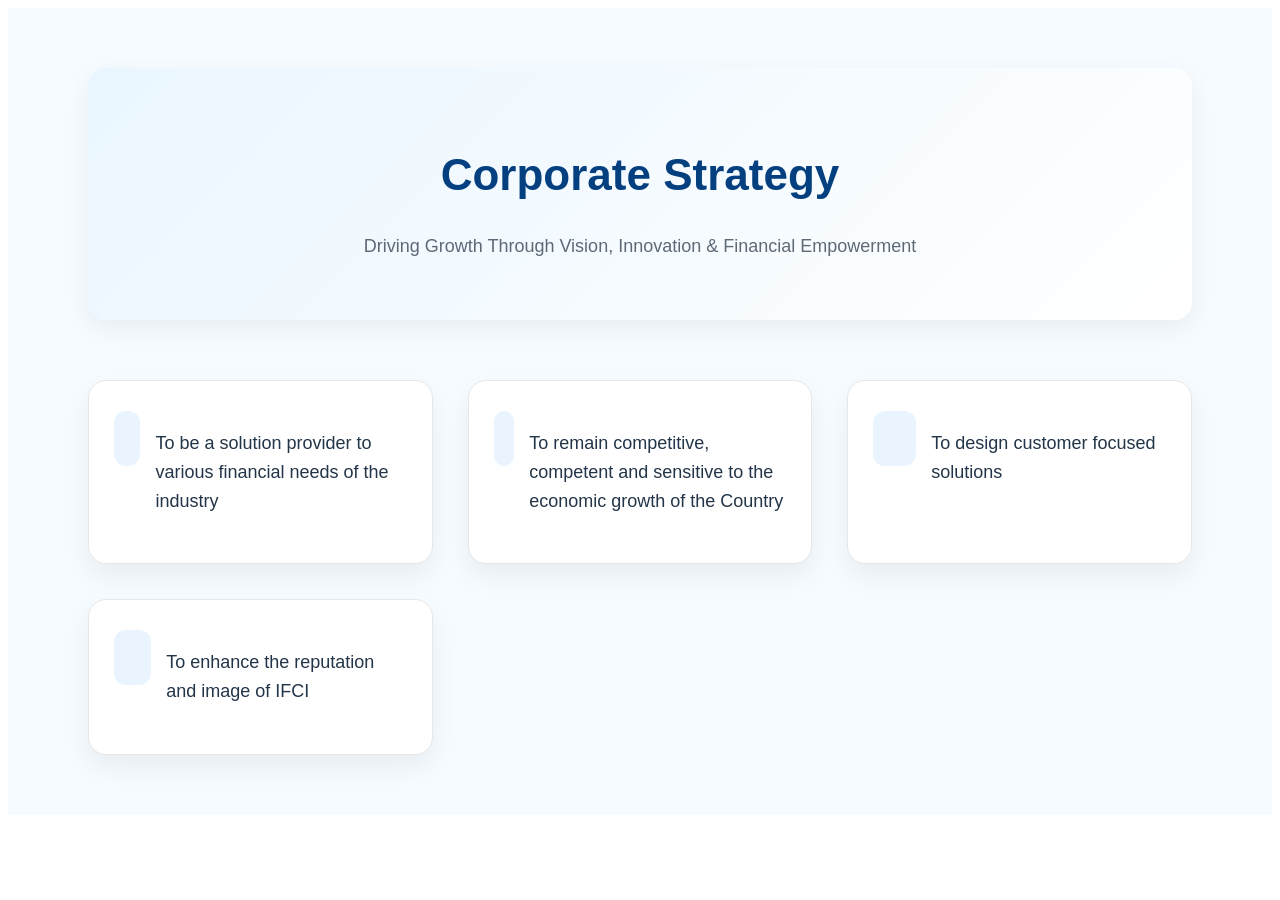
<file: corporate.html>
<!DOCTYPE html>
<html lang="en">
<head>
    <meta charset="UTF-8">
    <meta name="viewport" content="width=device-width, initial-scale=1.0">
    <title>Document</title>
</head>
<style>
    /* -------- IFCI CORPORATE STRATEGY PAGE -------- */

.ifci-strategy-page {
    font-family: "Inter", sans-serif;
    padding: 60px 80px;
    background: #f6fbff;
    color: #1f2d3d;
}

/* HEADER */
.strategy-hero {
    text-align: center;
    padding: 45px 20px;
    background: linear-gradient(135deg, #eaf6ff, #ffffff);
    border-radius: 18px;
    box-shadow: 0 8px 25px rgba(0,0,0,0.06);
    margin-bottom: 60px;
}

.strategy-hero h1 {
    font-size: 44px;
    font-weight: 800;
    color: #043f7f;
}

.strategy-hero p {
    font-size: 18px;
    opacity: .7;
    margin-top: 8px;
}

/* GRID */
.strategy-grid {
    display: grid;
    grid-template-columns: repeat(auto-fit, minmax(330px, 1fr));
    gap: 35px;
}

/* STRATEGY CARDS */
.strategy-card {
    background: #ffffff;
    border-radius: 18px;
    padding: 30px 25px;
    box-shadow: 0 12px 26px rgba(0,0,0,0.06);
    border: 1px solid #e7e7e7;
    display: flex;
    gap: 15px;
    align-items: flex-start;
    transition: .3s ease;
}

.strategy-card:hover {
    transform: translateY(-8px) scale(1.02);
    box-shadow: 0 18px 40px rgba(0,0,0,0.12);
}

.icon-box {
    width: 55px;
    height: 55px;
    background: #e9f4ff;
    border-radius: 12px;
    display: flex;
    align-items: center;
    justify-content: center;
    font-size: 26px;
}

/* TEXT */
.strategy-card p {
    font-size: 18px;
    line-height: 1.6;
    color: #233548;
}

/* ANIMATIONS */
.animate-fade {
    opacity: 0;
    animation: fadeIn 1s forwards ease;
}

.animate-up {
    opacity: 0;
    animation: slideUp .9s forwards ease;
}

.delay-1 { animation-delay: .2s; }
.delay-2 { animation-delay: .4s; }
.delay-3 { animation-delay: .6s; }

@keyframes slideUp {
    0% { opacity: 0; transform: translateY(45px); }
    100% { opacity: 1; transform: translateY(0px); }
}

@keyframes fadeIn {
    0% { opacity: 0; }
    100% { opacity: 1; }
}

/* RESPONSIVE */
@media (max-width: 600px) {
    .ifci-strategy-page {
        padding: 25px;
    }

    .strategy-hero h1 {
        font-size: 32px;
    }
}

</style>
<body>
    <section class="ifci-strategy-page">

        <!-- Header -->
        <div class="strategy-hero animate-fade">
            <h1>Corporate Strategy</h1>
            <p>Driving Growth Through Vision, Innovation & Financial Empowerment</p>
        </div>
    
        <!-- List Section -->
        <div class="strategy-grid">
    
            <div class="strategy-card animate-up">
                <div class="icon-box"></div>
                <p>To be a solution provider to various financial needs of the industry</p>
            </div>
    
            <div class="strategy-card animate-up delay-1">
                <div class="icon-box"></div>
                <p>To remain competitive, competent and sensitive to the economic growth of the Country</p>
            </div>
    
            <div class="strategy-card animate-up delay-2">
                <div class="icon-box"></div>
                <p>To design customer focused solutions</p>
            </div>
    
            <div class="strategy-card animate-up delay-3">
                <div class="icon-box"></div>
                <p>To enhance the reputation and image of IFCI</p>
            </div>
    
        </div>
    
    </section>
      
</body>
</html>
</file>
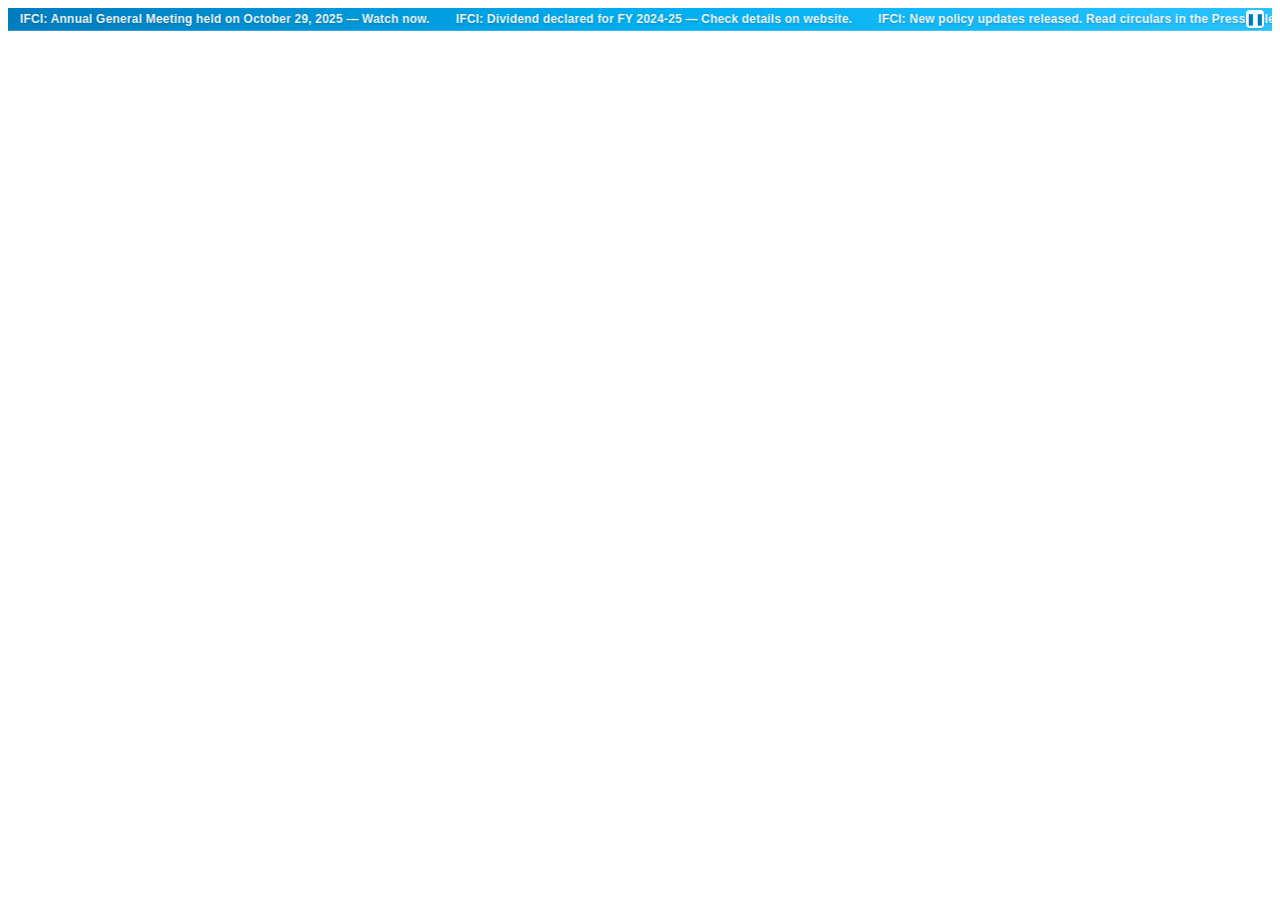
<file: h.html>
<!-- ======= MODERN GRADIENT TICKER - EXAMPLE ======= -->
<!doctype html>
<html lang="hi">
<head>
<meta charset="utf-8" />
<meta name="viewport" content="width=device-width,initial-scale=1" />
<title>IFCI Modern Ticker Example</title>

<style>
/* ---------- MODERN GRADIENT TICKER (FINAL EXAMPLE) ---------- */

.ticker-bar {
    background: linear-gradient(90deg, #007cbf 0%, #00AEEF 50%, #29C3FF 100%);
    height: 22px;                    /* slim height */
    display: flex;
    align-items: center;
    overflow: hidden;
    padding: 0 12px;
    position: relative;
    line-height: 22px;
    border-bottom: 1px solid rgba(255,255,255,0.18);
    font-family: "Segoe UI", Roboto, "Helvetica Neue", Arial, sans-serif;
}

/* Wrapper that holds the moving content (inline-flex so width fits content) */
.ticker-track {
    display: inline-flex;
    align-items: center;
    white-space: nowrap;
    will-change: transform;
    animation: scrollText 18s linear infinite;
}

/* Each message capsule (optional visual separation) */
.ticker-item {
    display: inline-block;
    padding: 0 26px 0 0; /* spacing between items */
    color: #ffffff;
    font-weight: 600;
    font-size: 12px;
    letter-spacing: 0.2px;
    text-shadow: 0 1px 2px rgba(0,0,0,0.25);
}

/* pause/play button */
.ticker-btn {
    position: absolute;
    right: 8px;
    top: 50%;
    transform: translateY(-50%);
    width: 18px;
    height: 18px;
    border-radius: 4px;
    background: rgba(255,255,255,0.92);
    backdrop-filter: blur(3px);
    color: #0077b6;
    border: none;
    font-size: 11px;
    font-weight: 700;
    cursor: pointer;
    display: flex;
    align-items: center;
    justify-content: center;
    padding: 0;
    transition: transform .12s ease, background .12s ease;
    box-shadow: 0 1px 2px rgba(0,0,0,0.12);
}
.ticker-btn:hover { transform: translateY(-50%) scale(1.05); }

/* accessible focus */
.ticker-btn:focus { outline: 2px solid rgba(255,255,255,0.6); outline-offset: 2px; }

/* animation */
@keyframes scrollText {
    0%   { transform: translateX(100%); }
    100% { transform: translateX(-100%); }
}

/* When JS sets .paused on .ticker-track we pause the animation */
.ticker-track.paused {
    animation-play-state: paused !important;
}

/* Small responsive tweak */
@media (max-width:480px) {
    .ticker-bar { padding: 0 8px; }
    .ticker-item { padding-right: 18px; font-size: 11px; }
}
</style>
</head>
<body>

<!-- TICKER HTML -->
<div class="ticker-bar" role="region" aria-label="IFCI Latest updates">
    <!-- The .ticker-track contains the repeated items to make a continuous scroll -->
    <div class="ticker-track" id="tickerTrack" aria-hidden="false">
        <span class="ticker-item">IFCI: Annual General Meeting held on October 29, 2025 — Watch now.</span>
        <span class="ticker-item">IFCI: Dividend declared for FY 2024-25 — Check details on website.</span>
        <span class="ticker-item">IFCI: New policy updates released. Read circulars in the Press Releases section.</span>

        <!-- Duplicate the items sequence (helps make the loop continuous) -->
        <span class="ticker-item">IFCI: Annual General Meeting held on October 29, 2025 — Watch now.</span>
        <span class="ticker-item">IFCI: Dividend declared for FY 2024-25 — Check details on website.</span>
        <span class="ticker-item">IFCI: New policy updates released. Read circulars in the Press Releases section.</span>
    </div>

    <!-- Pause / Play button -->
    <button class="ticker-btn" id="tickerBtn" aria-pressed="false" aria-label="Pause news ticker">❚❚</button>
</div>

<!-- Minimal JS to toggle pause/play -->
<script>
(function(){
    var track = document.getElementById('tickerTrack');
    var btn = document.getElementById('tickerBtn');
    var isPaused = false;

    // Toggle function
    function toggleTicker(){
        isPaused = !isPaused;
        if(isPaused){
            track.classList.add('paused');
            btn.innerText = '▶';                // shows play icon
            btn.setAttribute('aria-pressed','true');
            btn.setAttribute('aria-label','Play news ticker');
        } else {
            track.classList.remove('paused');
            btn.innerText = '❚❚';              // shows pause icon
            btn.setAttribute('aria-pressed','false');
            btn.setAttribute('aria-label','Pause news ticker');
        }
    }

    // Click or keyboard activation
    btn.addEventListener('click', toggleTicker);
    btn.addEventListener('keydown', function(e){
        if(e.key === 'Enter' || e.key === ' '){ e.preventDefault(); toggleTicker(); }
    });

    // Optionally pause on hover for easier reading
    track.parentElement.addEventListener('mouseenter', function(){ track.classList.add('paused'); btn.innerText = '▶'; btn.setAttribute('aria-pressed','true'); });
    track.parentElement.addEventListener('mouseleave', function(){ if(!isPaused){ track.classList.remove('paused'); btn.innerText = '❚❚'; btn.setAttribute('aria-pressed','false'); } });
})();
</script>

</body>
</html>
</file>
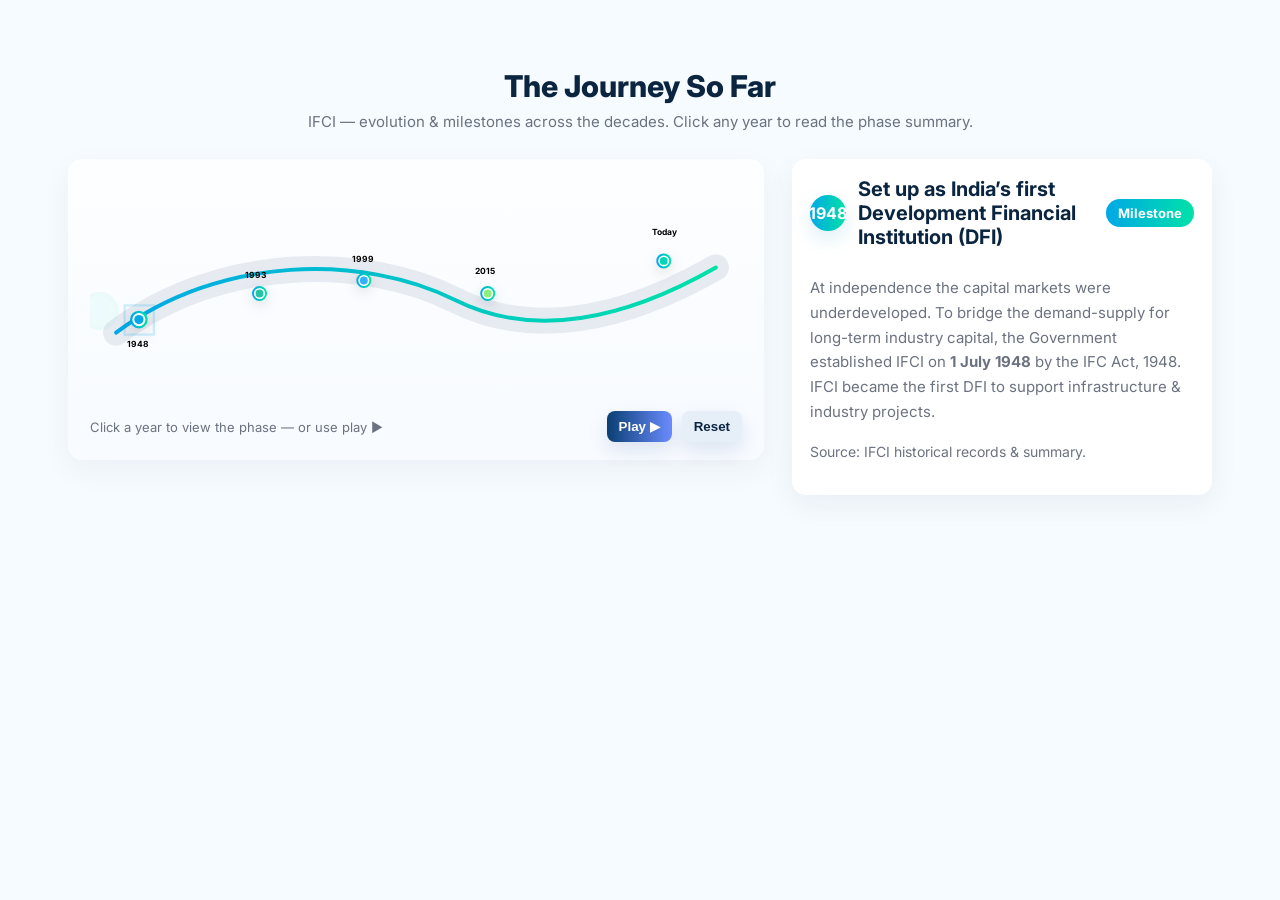
<file: journy.html>
<!doctype html>
<html lang="en">
<head>
<meta charset="utf-8" />
<meta name="viewport" content="width=device-width,initial-scale=1" />
<title>IFCI — The Journey So Far</title>

<link href="https://fonts.googleapis.com/css2?family=Inter:wght@300;400;600;700;800&display=swap" rel="stylesheet">

<style>
:root{
  --bg: #f6fbff;
  --card: #ffffff;
  --muted: #6b7280;
  --accent: #00a8e6;
  --accent-2: #00e1a8;
  --dark: #0b2540;
  --glass: rgba(255,255,255,0.6);
}

/* page reset */
*{box-sizing:border-box}
body{
  margin:0;
  font-family: "Inter", system-ui, -apple-system, "Segoe UI", Roboto, "Helvetica Neue", Arial;
  background:var(--bg);
  color:var(--dark);
  -webkit-font-smoothing:antialiased;
  -moz-osx-font-smoothing:grayscale;
}

/* container */
.journey-wrap{
  max-width:1200px;
  margin:40px auto;
  padding:28px;
}

/* header */
.journey-header{
  text-align:center;
  margin-bottom:28px;
}
.journey-header h1{
  font-size:30px;
  margin:0 0 8px 0;
  font-weight:800;
  color:var(--dark);
}
.journey-header p{
  margin:0;
  color:var(--muted);
  font-size:15px;
}

/* layout grid */
.journey-grid{
  display:grid;
  grid-template-columns: 1fr 420px;
  gap:28px;
  align-items:start;
}

/* timeline column */
.timeline-col{
  background:linear-gradient(180deg, rgba(255,255,255,0.7), rgba(248,251,255,0.9));
  padding:18px 22px;
  border-radius:14px;
  box-shadow:0 10px 30px rgba(11,37,64,0.05);
  position:relative;
}

/* svg container */
.timeline-canvas{
  width:100%;
  height:220px;
  position:relative;
  overflow:visible;
}

/* markers row (for small screens fallback) */
.markers-row{
  display:flex;
  gap:12px;
  justify-content:center;
  margin-top:12px;
  flex-wrap:wrap;
}

/* marker style (for mobile fallback) */
.marker-mini{
  background:#fff;
  padding:8px 10px;
  border-radius:10px;
  border:1px solid #e6f2fb;
  box-shadow:0 6px 18px rgba(10,30,60,0.04);
  font-weight:600;
  color:var(--dark);
  font-size:14px;
}

/* right detail panel */
.detail-panel{
  background:var(--card);
  border-radius:14px;
  padding:18px;
  height:100%;
  box-shadow:0 10px 30px rgba(11,37,64,0.06);
  display:flex;
  flex-direction:column;
  gap:12px;
}

.detail-title{
  display:flex;
  align-items:center;
  gap:12px;
}
.detail-title h2{
  margin:0;
  font-size:20px;
}
.badge{
  background:linear-gradient(90deg,var(--accent),var(--accent-2));
  color:white;
  padding:6px 12px;
  border-radius:999px;
  font-weight:700;
  font-size:13px;
}

/* detail body */
.detail-body{
  color:var(--muted);
  line-height:1.65;
  font-size:15px;
  overflow:auto;
}

/* timeline progress bar (under svg) */
.timeline-legend{
  margin-top:12px;
  display:flex;
  justify-content:space-between;
  align-items:center;
  font-size:13px;
  color:var(--muted);
}

/* marker (SVG group) style via classes */
.marker-circle{
  filter: drop-shadow(0 6px 10px rgba(0,0,0,0.12));
  transition: transform 0.35s cubic-bezier(.2,.9,.2,1), opacity .25s;
  cursor:pointer;
}
.marker-label{
  font-weight:600;
  font-size:13px;
  fill: var(--dark);
  pointer-events:none;
}

/* active marker style */
.marker-active .marker-circle {
  transform: scale(1.18);
}
.marker-active .glow {
  opacity:1;
  transform:scale(1);
}

/* subtle glows */
.glow{
  fill: url(#gradGlow);
  opacity:0;
  transform-origin:center center;
  transform: scale(.8);
}

/* pulse animation on active */
@keyframes pulse {
  0% { transform: scale(.9); opacity:0.9;}
  70% { transform: scale(1.3); opacity:0.25;}
  100% { transform: scale(1); opacity:0.0;}
}

/* small screen rules: stack grid */
@media(max-width:980px){
  .journey-grid{ grid-template-columns: 1fr; }
  .timeline-canvas{ height:320px; }
}

/* number bullet under marker */
.num-bullet{
  background:linear-gradient(90deg,var(--accent),var(--accent-2));
  color:white;
  display:inline-flex;
  justify-content:center;
  align-items:center;
  width:36px;height:36px;border-radius:50%;
  font-weight:700;
  box-shadow:0 8px 20px rgba(0,140,200,0.14);
}

/* small caption text near marker */
.marker-caption{
  font-size:13px;
  color:var(--dark);
  font-weight:700;
}

/* timeline hint */
.hint{
  font-size:13px;
  color:var(--muted);
}

/* timeline controls */
.controls{
  display:flex;
  gap:10px;
  align-items:center;
}
.btn{
  background:linear-gradient(90deg,#0a3f73,#6b8cff);
  color:white;
  padding:8px 12px;
  border-radius:8px;
  border:none;
  font-weight:600;
  cursor:pointer;
  box-shadow:0 8px 20px rgba(10,60,140,0.12);
}

/* accessibility focus outlines */
.marker-circle:focus { outline: 3px solid rgba(0,168,230,0.18); outline-offset:6px; }

/* timeline arrows / path styling fallback for small screens */
@media(max-width:560px){
  .timeline-canvas{ height:420px; }
  .detail-panel{ order:2; }
}
</style>
</head>
<body>

<div class="journey-wrap">

  <header class="journey-header">
    <h1>The Journey So Far</h1>
    <p>IFCI — evolution & milestones across the decades. Click any year to read the phase summary.</p>
  </header>

  <div class="journey-grid">

    <!-- TIMELINE COLUMN -->
    <div class="timeline-col">

      <!-- SVG TIMELINE CANVAS -->
      <div class="timeline-canvas" id="timelineCanvas" aria-hidden="false">
        <!-- We'll draw a nice curved path and marker groups with inline SVG -->
        <svg id="timelineSVG" viewBox="0 0 1000 220" preserveAspectRatio="xMidYMid meet" width="100%" height="100%" xmlns="http://www.w3.org/2000/svg">

          <!-- defs for glow -->
          <defs>
            <linearGradient id="grad1" x1="0" x2="1">
              <stop offset="0%" stop-color="#00a8e6"/>
              <stop offset="100%" stop-color="#00e1a8"/>
            </linearGradient>

            <radialGradient id="gradGlow" cx="50%" cy="50%" r="60%">
              <stop offset="0%" stop-color="#c9f2ff" stop-opacity="0.95"/>
              <stop offset="60%" stop-color="#a9f7e2" stop-opacity="0.6"/>
              <stop offset="100%" stop-color="#00d7b8" stop-opacity="0.18"/>
            </radialGradient>

            <filter id="soft" x="-50%" y="-50%" width="200%" height="200%">
              <feGaussianBlur stdDeviation="6"/>
            </filter>
          </defs>

          <!-- curved path (soft arrow-like) -->
          <path id="mainPath" d="M 40 180 C 200 60, 420 60, 560 130 C 680 190, 820 160, 960 80" stroke="rgba(10,30,80,0.08)" stroke-width="40" fill="none" stroke-linecap="round" />
          <!-- thinner highlight -->
          <path d="M 40 180 C 200 60, 420 60, 560 130 C 680 190, 820 160, 960 80" stroke="url(#grad1)" stroke-width="6" fill="none" stroke-linecap="round" stroke-linejoin="round" />

          <!-- marker groups: position them along the path using coordinates -->
          <!-- Marker A (1948) -->
          <g class="marker" data-key="m1948" transform="translate(75,160)">
            <circle class="glow" r="26" opacity="0.0"></circle>
            <g class="marker-circle" tabindex="0" role="button" aria-label="1948 - Set up as India's first Development Financial Institution">
              <circle r="10" fill="#fff" stroke="url(#grad1)" stroke-width="3"></circle>
              <circle r="6" fill="#00a8e6"></circle>
            </g>
            <text x="-18" y="42" class="marker-caption">1948</text>
          </g>

          <!-- Marker B (1993) -->
          <g class="marker" data-key="m1993" transform="translate(260,120)">
            <circle class="glow" r="26"></circle>
            <g class="marker-circle" tabindex="0" role="button" aria-label="1993 - Became a public limited company and was listed on the stock exchange">
              <circle r="10" fill="#fff" stroke="url(#grad1)" stroke-width="3"></circle>
              <circle r="6" fill="#25c3a6"></circle>
            </g>
            <text x="-22" y="-24" class="marker-caption">1993</text>
          </g>

          <!-- Marker C (1999 name change or 1999 effect?) -->
          <g class="marker" data-key="m1999" transform="translate(420,100)">
            <circle class="glow" r="26"></circle>
            <g class="marker-circle" tabindex="0" role="button" aria-label="1999 - Renamed as IFCI Limited (company form) and restructured">
              <circle r="10" fill="#fff" stroke="url(#grad1)" stroke-width="3"></circle>
              <circle r="6" fill="#33b0ff"></circle>
            </g>
            <text x="-18" y="-28" class="marker-caption">1999</text>
          </g>

          <!-- Marker D (2015) -->
          <g class="marker" data-key="m2015" transform="translate(610,120)">
            <circle class="glow" r="26"></circle>
            <g class="marker-circle" tabindex="0" role="button" aria-label="2015 - Became a Government company">
              <circle r="10" fill="#fff" stroke="url(#grad1)" stroke-width="3"></circle>
              <circle r="6" fill="#8cf07a"></circle>
            </g>
            <text x="-20" y="-30" class="marker-caption">2015</text>
          </g>

          <!-- Marker E (Today) -->
          <g class="marker" data-key="mtoday" transform="translate(880,70)">
            <circle class="glow" r="26"></circle>
            <g class="marker-circle" tabindex="0" role="button" aria-label="Today - An established NBFC-ND-SI in the economy">
              <circle r="10" fill="#fff" stroke="url(#grad1)" stroke-width="3"></circle>
              <circle r="6" fill="#00d6b8"></circle>
            </g>
            <text x="-18" y="-40" class="marker-caption">Today</text>
          </g>

        </svg>
      </div>

      <!-- hint and controls -->
      <div style="display:flex;justify-content:space-between;align-items:center;margin-top:14px">
        <div class="hint">Click a year to view the phase — or use play ▶</div>
        <div class="controls">
          <button class="btn" id="playBtn">Play ▶</button>
          <button class="btn" id="resetBtn" style="background:#e6eef8;color:var(--dark)">Reset</button>
        </div>
      </div>

      <!-- mobile fallback markers row -->
      <div class="markers-row" id="markersRow" style="display:none">
        <!-- JS will populate fallback markers on tiny screens -->
      </div>
    </div>

    <!-- DETAIL PANEL -->
    <aside class="detail-panel" id="detailPanel">
      <div class="detail-title">
        <div class="num-bullet" id="detailYear">1948</div>
        <h2 id="detailHeading">Set up as India's first Development Financial Institution</h2>
        <div style="flex:1"></div>
        <div class="badge" id="detailBadge">Milestone</div>
      </div>

      <div class="detail-body" id="detailBody">
        <p>
          At the time of independence in 1947, the Indian capital markets were relatively less developed.
          Against this backdrop and to bridge the demand-supply gap for capital needs of the economy,
          the Government of India established The Industrial Finance Corporation of India (IFCI) on
          <strong>1st July 1948</strong> by enacting the IFC Act, 1948. IFCI was the first Development Financial Institution of India
          set up to propel economic growth through development of infrastructure and industry.
        </p>

        <p style="margin-top:12px;color:var(--muted);font-size:14px;">
          Tip: Click other years on the timeline to read phase summaries.
        </p>
      </div>
    </aside>

  </div>
</div>

<script>
/*
  Interactive timeline JS
  - marker data map
  - click handlers
  - play sequence animation
*/

(function(){
  // data map for each marker key
  const dataMap = {
    m1948: {
      year: '1948',
      title: 'Set up as India’s first Development Financial Institution (DFI)',
      body: `At independence the capital markets were underdeveloped. To bridge the demand-supply for long-term industry capital,
      the Government established IFCI on <strong>1 July 1948</strong> by the IFC Act, 1948. IFCI became the first DFI to support infrastructure & industry projects.`
    },
    m1993: {
      year: '1993',
      title: 'Became a public limited company and was listed on stock exchange',
      body: `Following liberalisation and changes in the financial system, IFCI was reconstituted and in 1993 it became a public limited company.
      The company then moved to raise funds through the capital markets and listing on stock exchanges.`
    },
    m1999: {
      year: '1999',
      title: 'Restructuring & transition to IFCI Limited',
      body: `In response to market changes and regulatory frameworks, IFCI transitioned to a company structure and the name IFCI Limited
      became effective towards the end of the 1990s as part of institutional restructuring.`
    },
    m2015: {
      year: '2015',
      title: 'Became a Government company',
      body: `IFCI continued to evolve its role in the economy and in 2015 it was formally re-classified as a Government company,
      strengthening its public-sector mandate to support national infrastructure financing and advisory activities.`
    },
    mtoday: {
      year: 'Today',
      title: 'An established NBFC-ND-SI in the economy',
      body: `Today IFCI is a Systemically Important NBFC (Non-Deposit taking) in the public sector. It provides lending and advisory services,
      acts as nodal and verifying/monitoring agency for various government schemes, and has played a key role in setting up market intermediaries.`
    }
  };

  const svg = document.getElementById('timelineSVG');
  const markers = Array.from(svg.querySelectorAll('.marker'));
  const panel = document.getElementById('detailPanel');
  const detailYear = document.getElementById('detailYear');
  const detailHeading = document.getElementById('detailHeading');
  const detailBody = document.getElementById('detailBody');
  const playBtn = document.getElementById('playBtn');
  const resetBtn = document.getElementById('resetBtn');

  let current = markers[0]; // default
  let autoplay = null;
  let idx = 0;

  // helper to set active marker
  function setActiveMarker(gNode){
    markers.forEach(m => m.classList.remove('marker-active'));
    gNode.classList.add('marker-active');

    // visual animation: pulse for glow
    const glow = gNode.querySelector('.glow');
    if(glow){
      glow.style.opacity = 1;
      glow.style.transition = 'opacity 0.45s ease, transform 0.6s ease';
      glow.style.transform = 'scale(1)';
      setTimeout(()=> {
        glow.style.opacity = 0.25;
        glow.style.transform = 'scale(1.12)';
      }, 400);
    }

    // update detail panel
    const key = gNode.dataset.key;
    const info = dataMap[key];
    if(info){
      detailYear.textContent = info.year;
      detailHeading.innerHTML = info.title;
      detailBody.innerHTML = `<p>${info.body}</p>
        <p style="margin-top:12px;color:var(--muted);font-size:14px;">Source: IFCI historical records & summary.</p>`;
    }

    // focus for accessibility
    const btn = gNode.querySelector('.marker-circle');
    if(btn) btn.focus();
  }

  // attach click & keyboard handlers
  markers.forEach((g, i) => {
    const btn = g.querySelector('.marker-circle');
    if(!btn) return;
    // click
    btn.addEventListener('click', ()=> {
      clearAutoplay();
      setActiveMarker(g);
      current = g;
      idx = i;
    });
    // keyboard: Enter/Space
    btn.addEventListener('keydown', (ev)=> {
      if(ev.key === 'Enter' || ev.key === ' '){
        ev.preventDefault();
        clearAutoplay();
        setActiveMarker(g);
        current = g;
        idx = i;
      }
    });
  });

  // autoplay sequence
  function startAutoplay(){
    if(autoplay) return;
    playBtn.textContent = 'Pause ⏸';
    autoplay = setInterval(()=> {
      idx = (idx + 1) % markers.length;
      const g = markers[idx];
      setActiveMarker(g);
    }, 2200);
  }
  function clearAutoplay(){
    if(autoplay) clearInterval(autoplay);
    autoplay = null;
    playBtn.textContent = 'Play ▶';
  }

  // play button
  playBtn.addEventListener('click', ()=> {
    if(autoplay) clearAutoplay();
    else startAutoplay();
  });

  resetBtn.addEventListener('click', ()=> {
    clearAutoplay();
    idx = 0;
    setActiveMarker(markers[0]);
  });

  // initialize (choose first marker)
  setTimeout(()=> setActiveMarker(markers[0]), 200);

  // accessibility: keyboard navigation between markers (left/right arrow)
  document.addEventListener('keydown', (ev)=> {
    if(ev.key === 'ArrowRight'){
      ev.preventDefault();
      clearAutoplay();
      idx = (idx + 1) % markers.length;
      setActiveMarker(markers[idx]);
    } else if(ev.key === 'ArrowLeft'){
      ev.preventDefault();
      clearAutoplay();
      idx = (idx - 1 + markers.length) % markers.length;
      setActiveMarker(markers[idx]);
    }
  });

  // responsiveness: if tiny screen, display mini markers row
  function renderMobileFallback(){
    const mr = document.getElementById('markersRow');
    if(!mr) return;
    if(window.innerWidth < 560){
      mr.style.display = 'flex';
      mr.innerHTML = ''; // populate
      markers.forEach(g => {
        const key = g.dataset.key;
        const info = dataMap[key];
        const btn = document.createElement('button');
        btn.className = 'marker-mini';
        btn.innerHTML = `<strong>${info.year}</strong><div style="font-size:13px;color:var(--muted)">${info.title.split(' ').slice(0,5).join(' ')}…</div>`;
        btn.onclick = ()=> {
          setActiveMarker(g);
          window.scrollTo({top:0, behavior:'smooth'});
        };
        mr.appendChild(btn);
      });
    } else {
      mr.style.display = 'none';
    }
  }

  window.addEventListener('resize', renderMobileFallback);
  renderMobileFallback();

})();
</script>

</body>
</html>
</file>
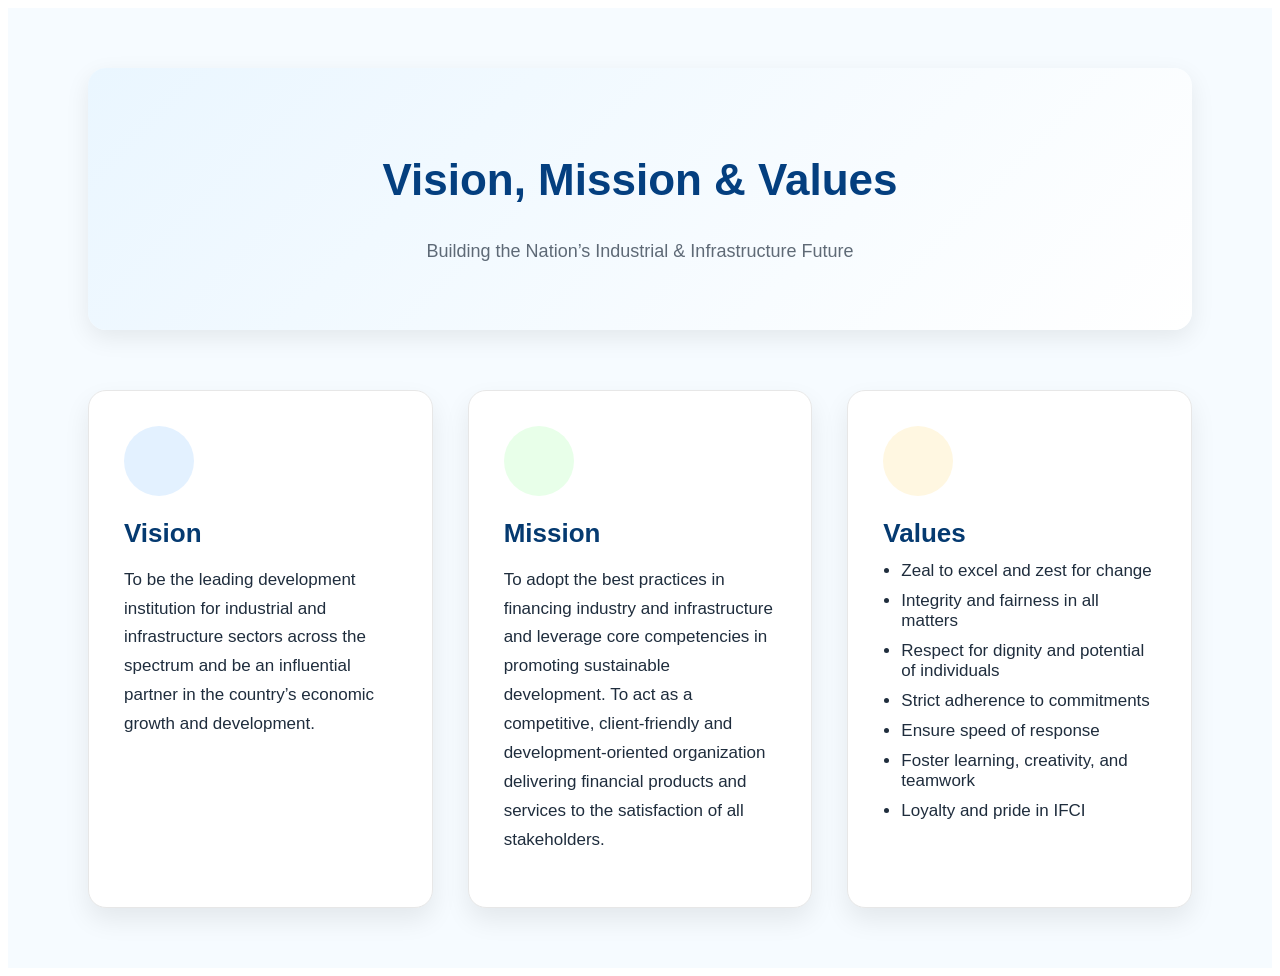
<file: vision.html>
<!DOCTYPE html>
<html lang="en">
<head>
    <meta charset="UTF-8">
    <meta name="viewport" content="width=device-width, initial-scale=1.0">
    <title>Document</title>
</head>
<style>
    /* -------- IFCI ULTRA MODERN VMV PAGE -------- */

.ifci-vmv-page {
    font-family: "Inter", sans-serif;
    padding: 60px 80px;
    background: #f6fbff;
    color: #1f2d3d;
}

/* HEADER BOX */
.vmv-hero {
    text-align: center;
    margin-bottom: 60px;
    padding: 50px 20px;
    background: linear-gradient(135deg, #eaf6ff, #ffffff);
    border-radius: 18px;
    box-shadow: 0 8px 25px rgba(0,0,0,0.08);
}

.vmv-hero h1 {
    font-size: 44px;
    font-weight: 800;
    color: #043f7f;
}

.vmv-hero p {
    font-size: 18px;
    opacity: .7;
    margin-top: 8px;
}

/* GRID */
.vmv-grid {
    display: grid;
    grid-template-columns: repeat(auto-fit, minmax(340px, 1fr));
    gap: 35px;
}

/* CARD */
.vmv-card {
    background: #ffffff;
    padding: 35px;
    border-radius: 18px;
    border: 1px solid #e7e7e7;
    box-shadow: 0 12px 26px rgba(0,0,0,0.08);
    transition: .35s ease;
    min-height: 350px;
}

.vmv-card:hover {
    transform: translateY(-10px) scale(1.02);
    box-shadow: 0 18px 40px rgba(0,0,0,0.12);
}

/* ICONS */
.vmv-icon {
    width: 70px;
    height: 70px;
    background: #eff7ff;
    display: flex;
    justify-content: center;
    align-items: center;
    font-size: 34px;
    border-radius: 50%;
    margin-bottom: 15px;
}

.vision-icon { background: #e3f1ff; }
.mission-icon { background: #e8ffe9; }
.values-icon { background: #fff7e1; }

/* HEADINGS */
.vmv-card h2 {
    font-size: 26px;
    font-weight: 700;
    color: #053a70;
    margin-bottom: 12px;
}

/* PARAGRAPH */
.vmv-card p {
    font-size: 17px;
    line-height: 1.7;
}

/* VALUES LIST */
.values-list {
    margin-top: 12px;
    padding-left: 18px;
}

.values-list li {
    margin: 10px 0;
    font-size: 17px;
}

/* ANIMATIONS */
.animate-fade {
    opacity: 0;
    animation: fadeIn 1s forwards ease;
}

.animate-up {
    opacity: 0;
    animation: slideUp .9s forwards ease;
}

.delay-1 { animation-delay: .2s; }
.delay-2 { animation-delay: .4s; }

@keyframes slideUp {
    0% { opacity: 0; transform: translateY(45px); }
    100% { opacity: 1; transform: translateY(0px); }
}

@keyframes fadeIn {
    0% { opacity: 0; }
    100% { opacity: 1; }
}

/* RESPONSIVE */
@media (max-width: 600px) {
    .ifci-vmv-page {
        padding: 25px;
    }

    .vmv-hero h1 {
        font-size: 32px;
    }
}

</style>
<body>
    <section class="ifci-vmv-page">

        <!-- PAGE HEADER -->
        <div class="vmv-hero animate-fade">
            <h1>Vision, Mission & Values</h1>
            <p>Building the Nation’s Industrial & Infrastructure Future</p>
        </div>
    
        <!-- GRID SECTION -->
        <div class="vmv-grid">
    
            <!-- VISION -->
            <div class="vmv-card animate-up">
                <div class="vmv-icon vision-icon"></div>
                <h2>Vision</h2>
                <p>
                    To be the leading development institution for industrial and 
                    infrastructure sectors across the spectrum and be an influential 
                    partner in the country’s economic growth and development.
                </p>
            </div>
    
            <!-- MISSION -->
            <div class="vmv-card animate-up delay-1">
                <div class="vmv-icon mission-icon"></div>
                <h2>Mission</h2>
                <p>
                    To adopt the best practices in financing industry and infrastructure 
                    and leverage core competencies in promoting sustainable development. 
                    To act as a competitive, client-friendly and development-oriented 
                    organization delivering financial products and services to the 
                    satisfaction of all stakeholders.
                </p>
            </div>
    
            <!-- VALUES -->
            <div class="vmv-card animate-up delay-2">
                <div class="vmv-icon values-icon"></div>
                <h2>Values</h2>
    
                <ul class="values-list">
                    <li>Zeal to excel and zest for change</li>
                    <li>Integrity and fairness in all matters</li>
                    <li>Respect for dignity and potential of individuals</li>
                    <li>Strict adherence to commitments</li>
                    <li>Ensure speed of response</li>
                    <li>Foster learning, creativity, and teamwork</li>
                    <li>Loyalty and pride in IFCI</li>
                </ul>
            </div>
    
        </div>
    
    </section>
    
</body>
</html>
</file>
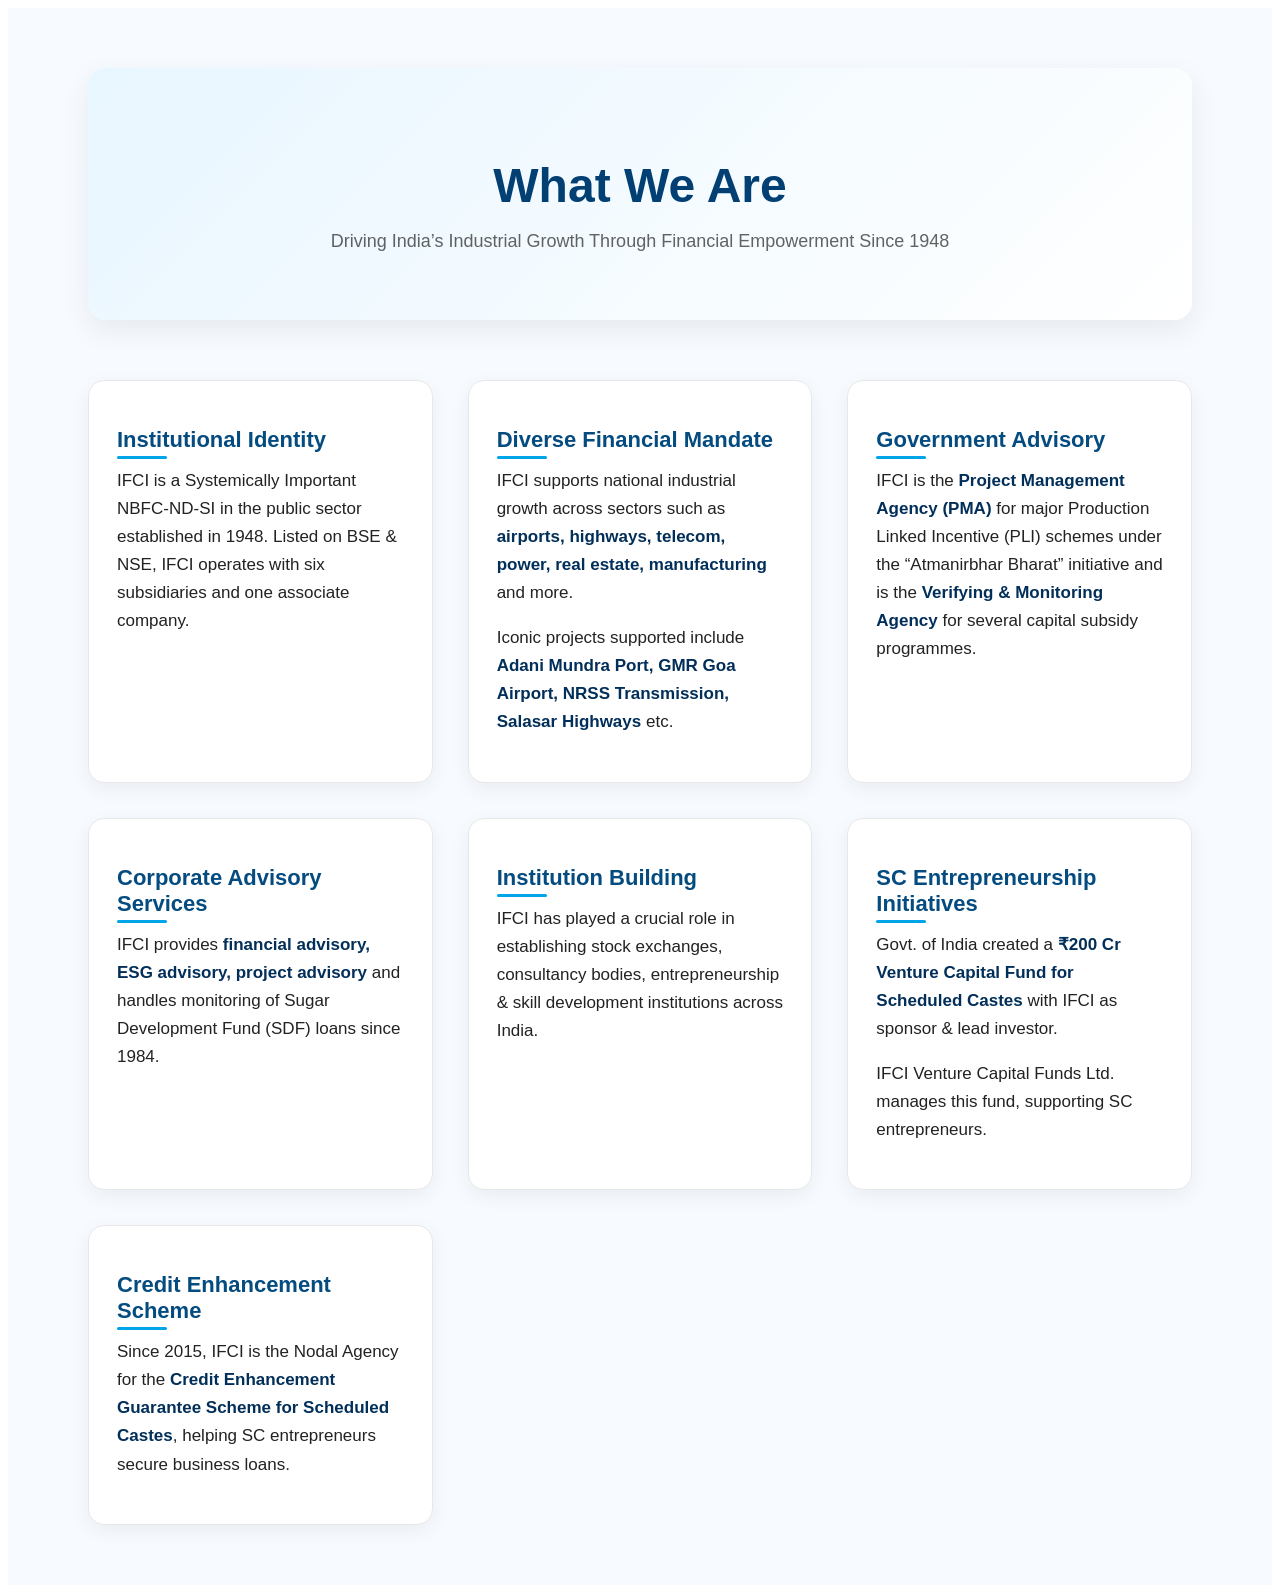
<file: whatweare.html>
<!DOCTYPE html>
<html lang="en">
<head>
    <meta charset="UTF-8">
    <meta name="viewport" content="width=device-width, initial-scale=1.0">
    <title>Document</title>
</head>
<style>
    /* ---------------- IFCI What We Are Page ---------------- */
/* -------- ULTRA MODERN IFCI PAGE -------- */

.ifci-ultra-page {
    font-family: "Inter", sans-serif;
    padding: 60px 80px;
    background: #f7fbff;
    color: #222;
}

/* HERO TITLE */
.hero-box {
    background: linear-gradient(135deg, #e8f6ff, #ffffff);
    padding: 50px;
    border-radius: 18px;
    text-align: center;
    margin-bottom: 60px;
    box-shadow: 0 10px 30px rgba(0,0,0,0.07);
}

.hero-box h1 {
    font-size: 48px;
    font-weight: 800;
    color: #023f73;
    margin-bottom: 10px;
}

.hero-box p {
    font-size: 18px;
    opacity: .7;
}

/* GRID */
.ultra-grid {
    display: grid;
    grid-template-columns: repeat(auto-fit, minmax(320px, 1fr));
    gap: 35px;
}

/* CARDS */
.ultra-card {
    background: #ffffff;
    border-radius: 16px;
    padding: 28px;
    box-shadow: 0 6px 20px rgba(0,0,0,0.06);
    border: 1px solid #e7e7e7;
    transition: .35s ease;
    transform-style: preserve-3d;
}

.ultra-card:hover {
    transform: translateY(-8px) scale(1.02);
    box-shadow: 0 14px 28px rgba(0,0,0,0.12);
}

/* HEADINGS */
.ultra-card h2 {
    font-size: 22px;
    font-weight: 700;
    color: #044b80;
    margin-bottom: 14px;
    position: relative;
}

.ultra-card h2::after {
    content: "";
    width: 50px;
    height: 3px;
    background: #00a4e8;
    position: absolute;
    left: 0;
    bottom: -6px;
    border-radius: 20px;
}

/* TEXT */
.ultra-card p {
    margin-top: 14px;
    font-size: 17px;
    line-height: 1.65;
}

.ultra-card b {
    color: #022f59;
}

/* ANIMATIONS */
.animate-fade {
    animation: fadeIn 1s ease forwards;
    opacity: 0;
}

.animate-up {
    opacity: 0;
    animation: slideUp .9s ease forwards;
}

.delay-1 { animation-delay: .2s; }
.delay-2 { animation-delay: .4s; }
.delay-3 { animation-delay: .6s; }
.delay-4 { animation-delay: .8s; }
.delay-5 { animation-delay: 1s; }
.delay-6 { animation-delay: 1.2s; }

@keyframes slideUp {
    0% { opacity: 0; transform: translateY(40px); }
    100% { opacity: 1; transform: translateY(0); }
}

@keyframes fadeIn {
    0% { opacity: 0; }
    100% { opacity: 1; }
}

/* RESPONSIVE */
@media (max-width: 600px) {
    .ifci-ultra-page {
        padding: 30px;
    }
    .hero-box h1 {
        font-size: 32px;
    }
}

</style>
<body>
    <section class="ifci-ultra-page">

        <!-- Modern Page Title -->
        <div class="hero-box animate-fade">
            <h1>What We Are</h1>
            <p>Driving India’s Industrial Growth Through Financial Empowerment Since 1948</p>
        </div>
    
        <!-- Grid Layout -->
        <div class="ultra-grid">
    
            <!-- BLOCK 1 -->
            <div class="ultra-card animate-up">
                <h2>Institutional Identity</h2>
                <p>
                    IFCI is a Systemically Important NBFC-ND-SI in the public sector established in 1948. 
                    Listed on BSE & NSE, IFCI operates with six subsidiaries and one associate company.
                </p>
            </div>
    
            <!-- BLOCK 2 -->
            <div class="ultra-card animate-up delay-1">
                <h2>Diverse Financial Mandate</h2>
                <p>
                    IFCI supports national industrial growth across sectors such as 
                    <b>airports, highways, telecom, power, real estate, manufacturing</b> and more.
                </p>
                <p>
                    Iconic projects supported include <b>Adani Mundra Port, GMR Goa Airport, 
                    NRSS Transmission, Salasar Highways</b> etc.
                </p>
            </div>
    
            <!-- BLOCK 3 -->
            <div class="ultra-card animate-up delay-2">
                <h2>Government Advisory</h2>
                <p>
                    IFCI is the <b>Project Management Agency (PMA)</b> for major Production Linked Incentive (PLI) schemes 
                    under the “Atmanirbhar Bharat” initiative and is the 
                    <b>Verifying & Monitoring Agency</b> for several capital subsidy programmes.
                </p>
            </div>
    
            <!-- BLOCK 4 -->
            <div class="ultra-card animate-up delay-3">
                <h2>Corporate Advisory Services</h2>
                <p>
                    IFCI provides <b>financial advisory, ESG advisory, project advisory</b> and handles monitoring of 
                    Sugar Development Fund (SDF) loans since 1984.
                </p>
            </div>
    
            <!-- BLOCK 5 -->
            <div class="ultra-card animate-up delay-4">
                <h2>Institution Building</h2>
                <p>
                    IFCI has played a crucial role in establishing stock exchanges, consultancy bodies, 
                    entrepreneurship & skill development institutions across India.
                </p>
            </div>
    
            <!-- BLOCK 6 -->
            <div class="ultra-card animate-up delay-5">
                <h2>SC Entrepreneurship Initiatives</h2>
                <p>
                    Govt. of India created a <b>₹200 Cr Venture Capital Fund for Scheduled Castes</b> with IFCI as sponsor & lead investor.  
                </p>
                <p>
                    IFCI Venture Capital Funds Ltd. manages this fund, supporting SC entrepreneurs.
                </p>
            </div>
    
            <!-- BLOCK 7 -->
            <div class="ultra-card animate-up delay-6">
                <h2>Credit Enhancement Scheme</h2>
                <p>
                    Since 2015, IFCI is the Nodal Agency for the 
                    <b>Credit Enhancement Guarantee Scheme for Scheduled Castes</b>, helping SC entrepreneurs secure business loans.
                </p>
            </div>
    
        </div>
    
    </section>
    
</body>
</html>
</file>
